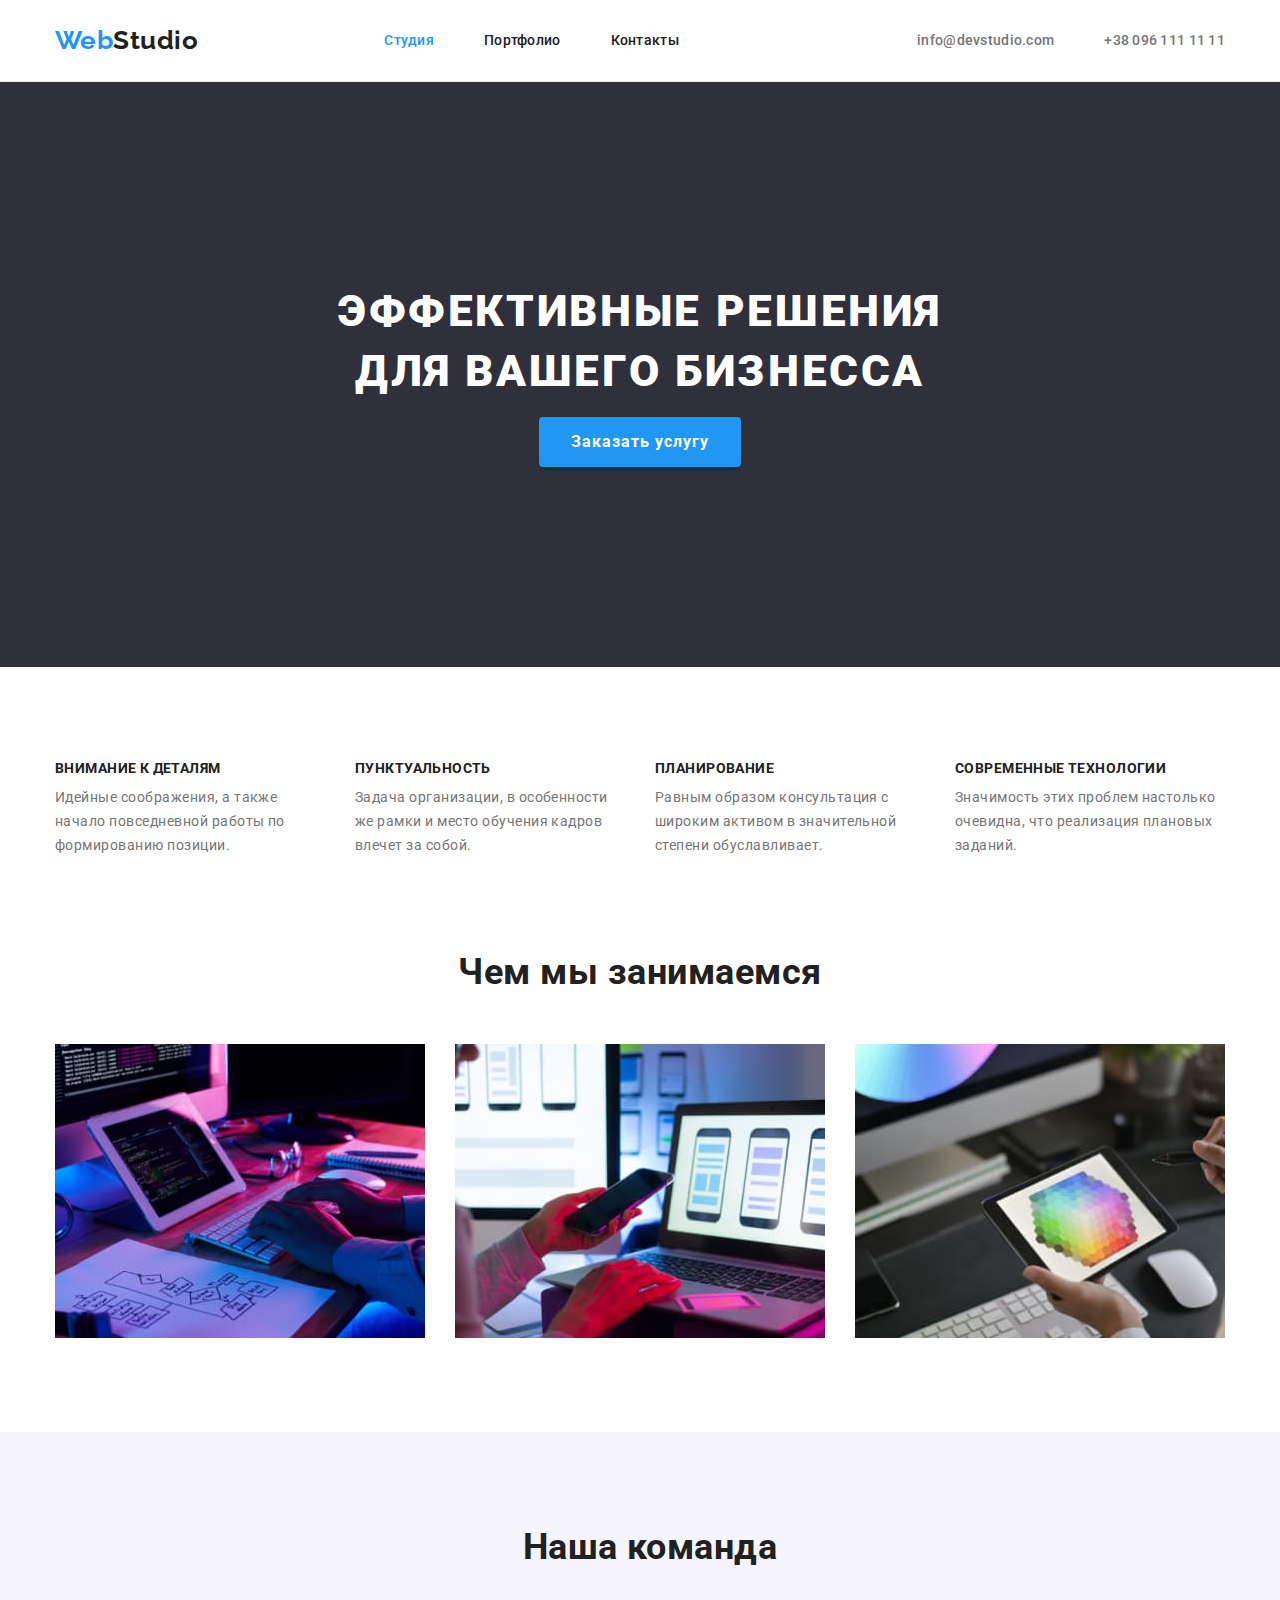
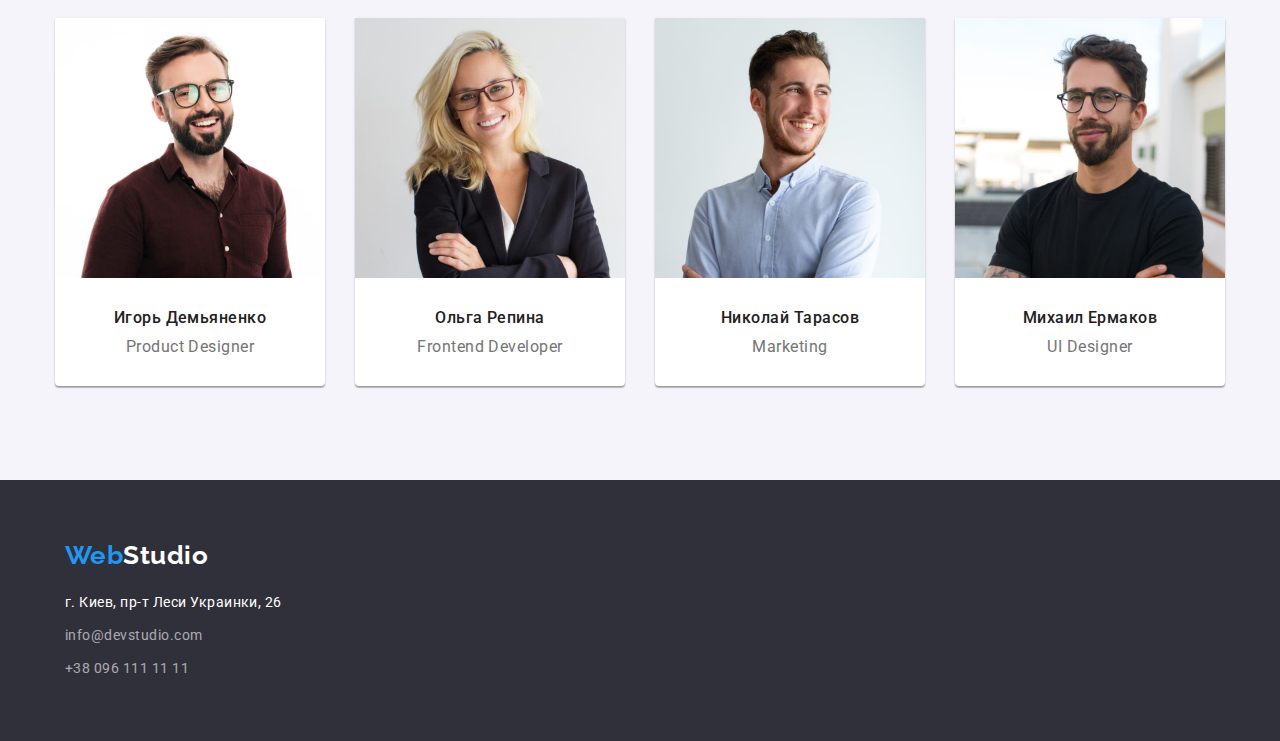
<file: index.html>
<!DOCTYPE html>
<html lang="ru">

<head>
  <meta charset="UTF-8" />
  <meta http-equiv="X-UA-Compatible" content="IE=edge" />
  <meta name="viewport" content="width=device-width, initial-scale=1.0" />
  <title>Студия</title>
  <link rel="preconnect" href="https://fonts.googleapis.com" />
  <link rel="preconnect" href="https://fonts.gstatic.com" crossorigin />
  <link href="https://fonts.googleapis.com/css2?family=Raleway:wght@700&family=Roboto:wght@400;500;700;900&display=swap"
    rel="stylesheet" />
  <link rel="stylesheet"
    href="https://cdnjs.cloudflare.com/ajax/libs/modern-normalize/1.0.0/modern-normalize.min.css" />
  <link rel="stylesheet" href="./css/styles.css" />
</head>

<body>
  <!--HEADER-->
  <header class="header">
    <div class="container logo-navigation">
      <nav class="logo-navigation">
        <a href="" lang="en" class="logo link">Web<span class="logo-accent">Studio</span> </a>

        <ul class="header-buttons">
          <li class="list header-menu-item">
            <a href="./index.html" class="link site-nav-text current">Студия</a>
          </li>
          <li class="list header-menu-item">
            <a href="./portfolio.html" class="link site-nav-text">Портфолио</a>
          </li>
          <li class="list header-menu-item">
            <a href="" class="link site-nav-text">Контакты</a>
          </li>
        </ul>
      </nav>
      <ul class="phone-navigation">
        <li class="list header-contact-item">
          <a href="mailto:info@devstudio.com" class="link site-contact">info@devstudio.com</a>
        </li>
        <li class="list header-contact-item">
          <a href="tel:+380961111111" class="link site-contact">+38 096 111 11 11</a>
        </li>
      </ul>
    </div>
  </header>
  <!--MAIN-->
  <main>
    <!--Main section-->
    <section class="hero-bg-temporary">
      <div class="container">
        <h1 class="hero-title">Эффективные решения для вашего бизнесса</h1>
        <button type="button" class="hero-button">Заказать услугу</button>
      </div>
    </section>
    <!--Firm quality section-->
    <section class="section">
      <div class="container">
        <h2 class="visually-hidden">Наши преимущества</h2>
        <ul class="advantages-items">
          <li class="list advantages-item">
            <h3 class="advantages-title">Внимание к деталям</h3>
            <p class="advantages-text">Идейные соображения, а также начало повседневной работы по формированию позиции.
            </p>
          </li>
          <li class="list advantages-item">
            <h3 class="advantages-title">Пунктуальность</h3>
            <p class="advantages-text">Задача организации, в особенности же рамки и место обучения кадров влечет за
              собой.</p>
          </li>
          <li class="list advantages-item">
            <h3 class="advantages-title">Планирование</h3>
            <p class="advantages-text">Равным образом консультация с широким активом в значительной степени
              обуславливает.</p>
          </li>
          <li class="list advantages-item">
            <h3 class="advantages-title">Современные технологии</h3>
            <p class="advantages-text">Значимость этих проблем настолько очевидна, что реализация плановых заданий.</p>
          </li>
        </ul>
      </div>
    </section>
    <!--Section direction of work-->
    <section class="section1">
      <div class="container">
        <h2 class="work-title-index">Чем мы занимаемся</h2>
        <ul class="work-ul">
          <li class="list work-item">
            <img src="./images/img.jpg" width="370" height="294" alt="Работаем с алгоритмами на пк">
          </li>
          <li class="list work-item">
            <img src="./images/img2.jpg" width="370" height="294" alt="Работаем с алгоритмами на смартфонах">
          </li>
          <li class="list work-item">
            <img src="./images/img3.jpg" width="370" height="294" alt="Работаем с графикой">
          </li>
        </ul>
      </div>
    </section>
    <!--Development team section-->
    <section class="section2">
      <div class="container">
        <h2 class="title team-title">Наша команда</h2>
        <ul class="photo-command">
          <li class="list photo-command-item">
            <img src="./images/img4.jpg" width="270" height="260" alt="Игорь Демьяненко">
            <div class="command-item-text">
              <h3 class="command-item-title">Игорь Демьяненко</h3>
              <p class="command-item-role" lang="en">Product Designer</p>
            </div>
          </li>
          <li class="list photo-command-item">
            <img src="./images/img5.jpg" width="270" height="260" alt="Ольга Репина">
            <div class="command-item-text">
              <h3 class="command-item-title">Ольга Репина</h3>
              <p class="command-item-role" lang="en">Frontend Developer</p>
            </div>
          </li>
          <li class="list photo-command-item">
            <img src="./images/img6.jpg" width="270" height="260" alt="Николай Тарасов">
            <div class="command-item-text">
              <h3 class="command-item-title">Николай Тарасов</h3>
              <p class="command-item-role" lang="en">Marketing</p>
            </div>
          </li>
          <li class="list photo-command-item">
            <img src="./images/img7.jpg" width="270" height="260" alt="Михаил Ермаков">
            <div class="command-item-text">
              <h3 class="command-item-title">Михаил Ермаков</h3>
              <p class="command-item-role" lang="en">UI Designer</p>
            </div>
          </li>
        </ul>
      </div>
    </section>
  </main>
  <!--FOOTER-->

  <footer class="footer">
    <div class="container">
      <div class="footer-navigation">
        <a href="" lang="en" class="footer-logo link">Web<span class="logo-accent-footer">Studio</span> </a>
        <address>
          <ul>
            <li class="footer-map list">г. Киев, пр-т Леси Украинки, 26</li>
            <li class="list footer-mail">
              <a href="mailto:info@devstudio.com" class="footer-contact link">info@devstudio.com</a>
            </li>
            <li class="list footer-phone">
              <a href="tel:+380961111111" class="footer-contact link">+38 096 111 11 11</a>
            </li>
          </ul>
        </address>
      </div>
  </footer>
</body>

</html>
</file>
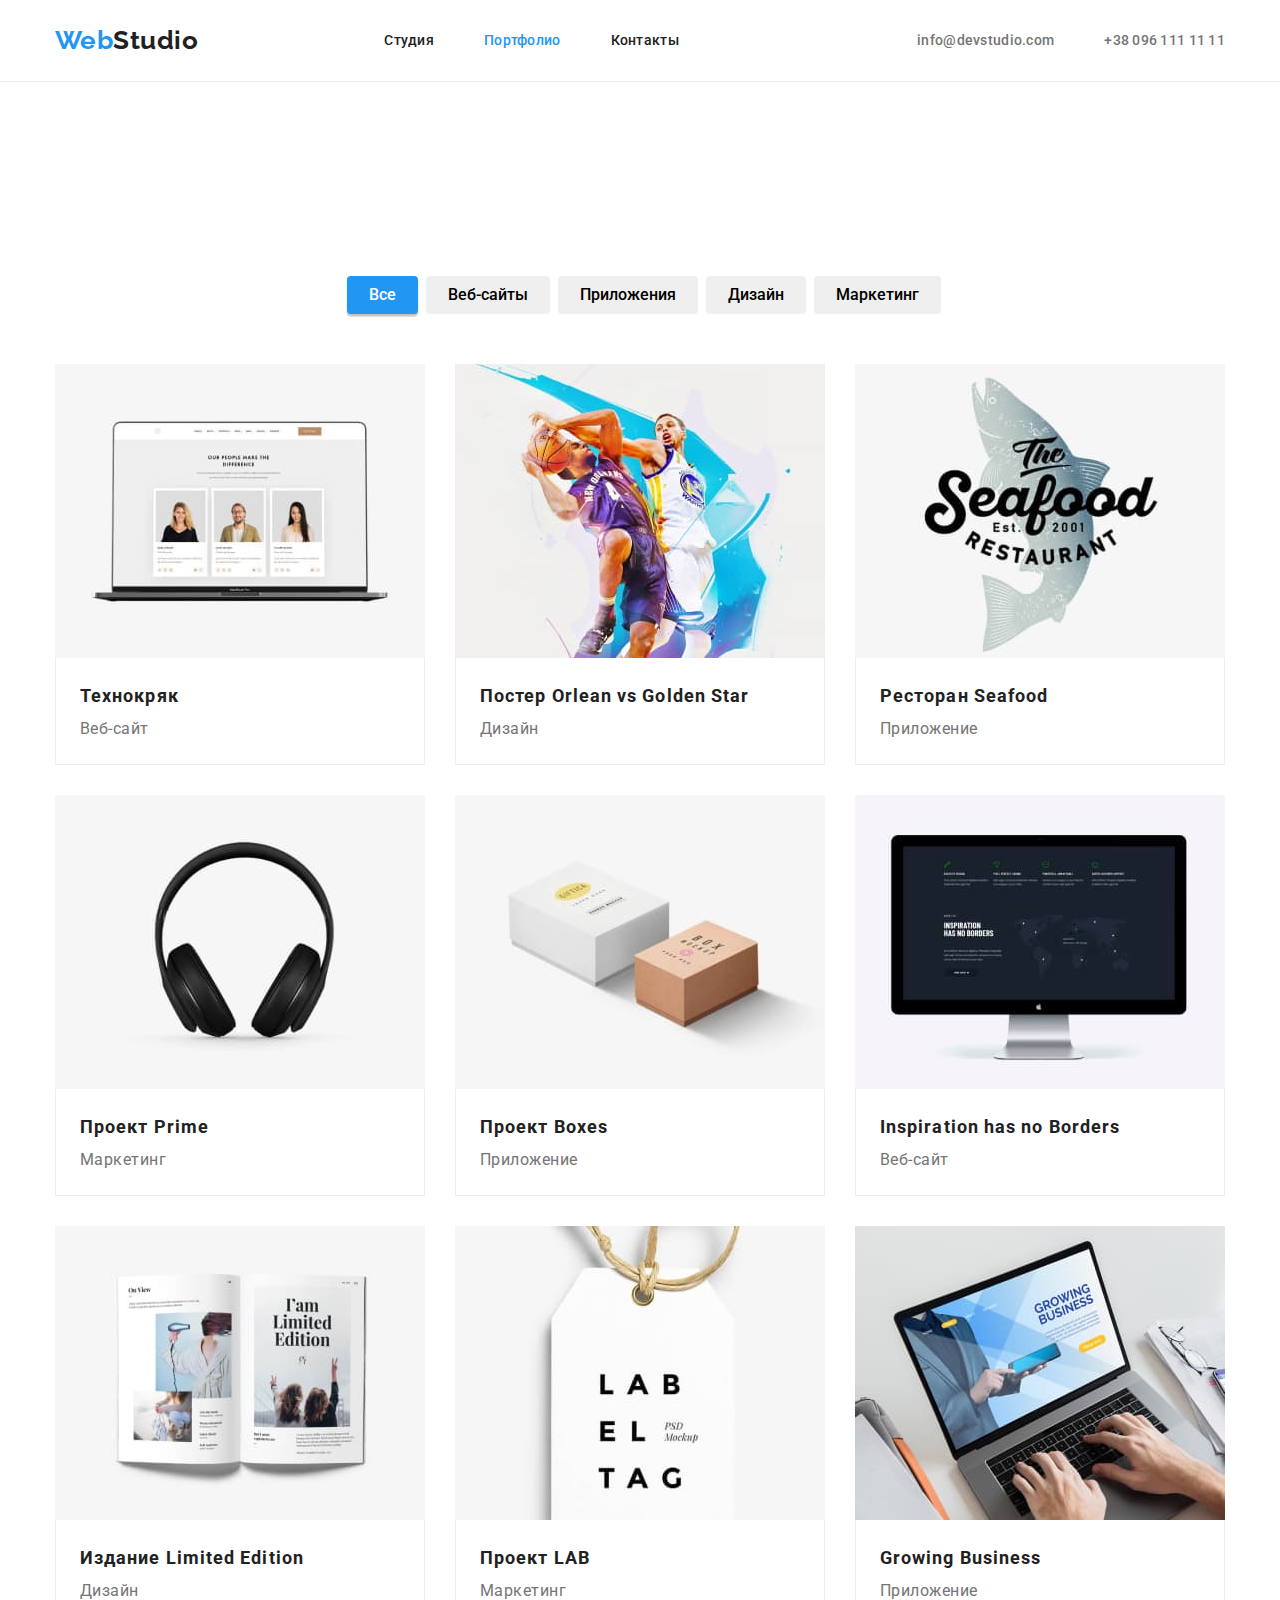
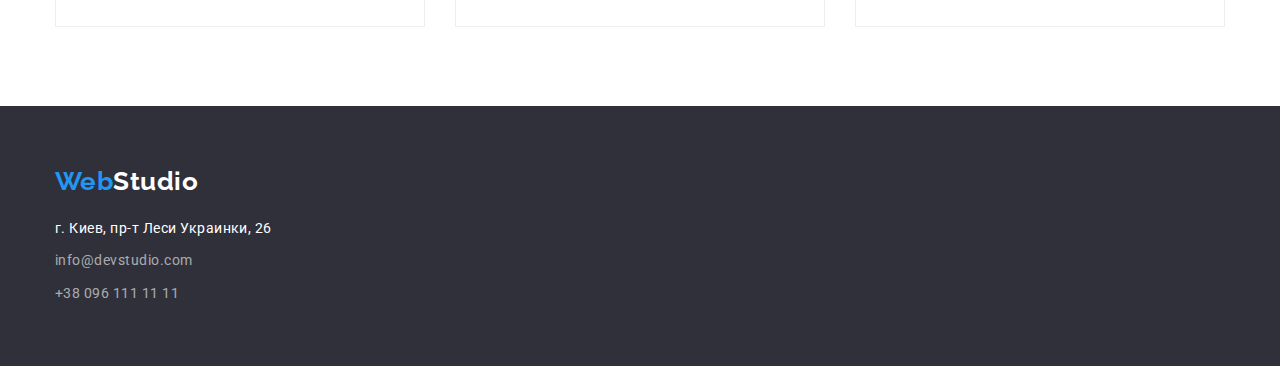
<file: portfolio.html>
<!DOCTYPE html>
<html lang="ru">

<head>
    <meta charset="UTF-8" />
    <meta http-equiv="X-UA-Compatible" content="IE=edge" />
    <meta name="viewport" content="width=device-width, initial-scale=1.0" />
    <title>WebStudio</title>
    <link rel="preconnect" href="https://fonts.googleapis.com" />
    <link rel="preconnect" href="https://fonts.gstatic.com" crossorigin />
    <link
        href="https://fonts.googleapis.com/css2?family=Raleway:wght@700&family=Roboto:wght@400;500;700;900&display=swap"
        rel="stylesheet" />
    <link rel="stylesheet" href="https://cdnjs.cloudflare.com/ajax/libs/modern-normalize/1.0.0/modern-normalize.min.css" />
    <link rel="stylesheet" href="./css/styles.css" />
</head>

<body>
    <header class="header">
      <div class="container logo-navigation">
        <nav class="logo-navigation">
            <a href="" lang="en" class="logo link">Web<span class="logo-accent">Studio</span> </a>

            <ul class="header-buttons">
                <li class="list header-menu-item">
                    <a href="./index.html" class="link site-nav-text">Студия</a>
                </li>
                <li class="list header-menu-item">
                    <a href="./portfolio.html" class="link site-nav-text current">Портфолио</a>
                </li>
                <li class="list header-menu-item">
                    <a href="" class="link site-nav-text">Контакты</a>
                </li>
            </ul>
        </nav>
        <ul class="phone-navigation">
            <li class="list header-contact-item">
                <a href="mailto:info@devstudio.com" class="link site-contact">info@devstudio.com</a>
            </li>
            <li class="list header-contact-item">
                <a href="tel:+380961111111" class="link site-contact">+38 096 111 11 11</a>
            </li>
        </ul>
      </div>
    </header>
    <main>
        <section class="section">
          <div class="container">
            <!--Скрытый заголовок-->
            <h1 class="visually-hidden">Виды работ</h1>
            <ul class="works-buttons">
                <li class="list work-button-li">
                    <button type="button" class="work-button button-current">Все</button>
                </li>
                <li class="list work-button-li">
                    <button type="button" class="work-button">Веб-сайты</button>
                </li>
                <li class="list work-button-li">
                    <button type="button" class="work-button">Приложения</button>
                </li>
                <li class="list work-button-li">
                    <button type="button" class="work-button">Дизайн</button>
                </li>
                <li class="list work-button-li">
                    <button type="button" class="work-button">Маркетинг</button>
                </li>
            </ul>

            
            <ul class="works-items">
                <li class="list works-item">
                    <a href="" class="link">
                        <img class="works-img" src="./images/img8.jpg" alt="дисплей" width="370" />
                        <div class="works-item-bottom">
                        <h2 class="works-title">Технокряк</h2>
                        <p class="works-text">Веб-сайт</p>
                        </div>
                    </a>
                </li>
                <li class="list works-item">
                    <a href="" class="link">
                        <img class="works-img" src="./images/img9.jpg" alt="постер баскетбол" width="370" />
                        <div class="works-item-bottom">
                        <h2 class="works-title">
                            Постер
                            <span lang="en">Orlean vs Golden Star</span>
                        </h2>
                        <p class="works-text">Дизайн</p>
                        </div>
                    </a>
                </li>
                <li class="list works-item">
                    <a href="" class="link">
                        <img class="works-img" src="./images/img10.jpg" alt="приложение ресторан морепродуктов" width="370" />
                        <div class="works-item-bottom">
                        <h2 class="works-title">
                            Ресторан
                            <span lang="en">Seafood</span>
                        </h2>
                        <p class="works-text">Приложение</p>
                        </div>
                    </a>
                </li>
                <li class="list works-item">
                    <a href="" class="link">
                        <img class="works-img" src="./images/img11.jpg" alt="проект прайм" width="370" />
                        <div class="works-item-bottom">
                        <h2 class="works-title">
                            Проект
                            <span lang="en">Prime</span>
                        </h2>
                        <p class="works-text">Маркетинг</p>
                        </div>
                    </a>
                </li>
                <li class="list works-item">
                    <a href="" class="link">
                        <img class="works-img" src="./images/img12.jpg" alt="проект коробка" width="370" />
                        <div class="works-item-bottom">
                        <h2 class="works-title">
                            Проект
                            <span lang="en">Boxes</span>
                        </h2>
                        <p class="works-text">Приложение</p>
                        </div>
                    </a>
                </li>
                <li class="list works-item">
                    <a href="" class="link">
                        <img class="works-img" src="./images/img13.jpg" alt="монитор" width="370" />
                        <div class="works-item-bottom">
                        <h2 class="works-title" lang="en">Inspiration has no Borders</h2>
                        <p class="works-text">Веб-сайт</p>
                        </div>
                    </a>
                </li>
                <li class="list works-item">
                    <a href="" class="link">
                        <img class="works-img" src="./images/img14.jpg" alt="издание" width="370" />
                        <div class="works-item-bottom">
                        <h2 class="works-title">
                            Издание
                            <span lang="en">Limited Edition</span>
                        </h2>
                        <p class="works-text">Дизайн</p>
                        </div>
                    </a>
                </li>
                <li class="list works-item">
                    <a href="" class="link">
                        <img class="works-img" src="./images/img15.jpg" alt="лейба проект" width="370" />
                        <div class="works-item-bottom">
                        <h2 class="works-title">
                            Проект
                            <span lang="en">LAB</span>
                        </h2>
                        <p class="works-text">Маркетинг</p>
                        </div>
                    </a>
                </li>
                <li class="list works-item">
                    <a href="" class="link">
                        <img class="works-img" src="./images/img16.jpg" alt="ноутбук" width="370" />
                        <div class="works-item-bottom">
                        <h2 class="works-title" lang="en">Growing Business</h2>
                        <p class="works-text">Приложение</p>
                        </div>
                    </a>
                </li>
            </ul>
            
          </div>
        </section>
    </main>
    <footer class="footer">
    <div class="container">
        <a href="" lang="en" class="footer-logo link">Web<span class="logo-accent-footer">Studio</span> </a>
        <address>
            <ul>
                <li class="footer-map list">г. Киев, пр-т Леси Украинки, 26</li>
                <li class="list footer-mail">
                    <a href="mailto:info@devstudio.com" class="footer-contact link">info@devstudio.com</a>
                </li>
                <li class="list footer-phone">
                    <a href="tel:+380961111111" class="footer-contact link">+38 096 111 11 11</a>
                </li>
            </ul>
        </address>
    </div>
    </footer>
</body>

</html>
</file>
<file: css/styles.css>
:root {
  --title-text-color: #212121;
  --primary-text-color: #757575;
  --primary-white-color: #ffffff;
  --accent-color: #2196f3;
  --accent-color-hover: #188ce8;
  --team-bg-color: #f5f4fa;
  --footer-bg-color: #2f303a;
  --temporary-bg-color: #2f303a;
}

/* Обнуление паддингов и марджинов */

p,
h1,
h2,
h3,
h4,
h5,
h6 {
  margin: 0;
}

.list {
  list-style: none;
  padding: 0;
  margin: 0;
}

img {
  display: block;
  max-width: 100%;
  height: auto;
}

ul {
  padding: 0;
  margin: 0;
}

/* Контейнер */

.container {

  width: 1200px;
  margin: 0 auto;
  padding-left: 15px;
  padding-right: 15px;
}
.header {
  margin: 0 auto;
  border-bottom: 1px solid #ececec;
}

.header-buttons {
  display: flex;
  align-items: center;
  margin-left: 93px;
}

.logo-navigation {
  display: flex;
  
  
}

.header-menu-item:first-child {
  margin-left: 93px;
}
.header-menu-item:not(:first-child) {
  margin-left: 50px;
}


.header-contact-item:first-child {
margin-right: 50px;
}

/* Основной блок */

.hero-bg-temporary {
  background-color: var(--temporary-bg-color);
  padding-top: 200px;
  padding-bottom: 200px;
  background-color: var(--temporary-bg-color);
  margin-left: auto;
  margin-right: auto;
  
   
}


.phone-navigation {
   display: flex;
   align-items: center;
   margin-left: auto;
}

body {
  font-family: Roboto, sans-serif;
  letter-spacing: 0.03em;

  color: var(--title-text-color);
  background-color: var(--primary-white-color);
}

/* All site */

.title {
  font-weight: 700;
  font-size: 36px;
  line-height: 1.17;
  text-align: center;
}

.link {
  text-decoration: none;
  
}

.list {
  list-style: none;
}

/* site-nav */

.logo {
  font-family: Raleway;
  font-size: 26px;
  font-weight: 700;
  line-height: 1.19;
  color: var(--accent-color);

  padding-top: 25px;
  padding-bottom: 25px;
}

.logo-accent {
  color: var(--title-text-color);
}

.logo-accent:hover {
  color: var(--accent-color);
}

.site-nav-text {
  font-size: 14px;
  font-weight: 500;
  line-height: 1.14;
  letter-spacing: 0.02em;
  color: var(--title-text-color);
  padding-top: 32px;
  padding-bottom: 32px;
  
}
.site-nav-text:hover,
.site-nav-text:focus {
  color: var(--accent-color);
}

.site-contact {
  font-size: 14px;
  font-weight: 500;
  line-height: 1.14;
  letter-spacing: 0.02em;
  color: var(--primary-text-color);
}

.site-contact:hover,
.site-contact:focus,
.current {
  color: var(--accent-color);
}

/* hero */

.hero-title {
  color: var(--primary-white-color);
  font-weight: 900;
  font-size: 44px;
  line-height: 1.36;
  text-align: center;
  letter-spacing: 0.06em;
  text-transform: uppercase;
  width: 696px;
  margin-left: auto;
  margin-right: auto;
}

.hero-button {
  font-family: Roboto, sans-serif;
  font-weight: 700;
  font-size: 16px;
  line-height: 1.87;
  letter-spacing: 0.06em;

  color: var(--primary-white-color);
  background-color: var(--accent-color);

  border: none;
  border-radius: 4px;
  box-shadow: 0px 4px 4px rgba(0, 0, 0, 0.15);

  display: block;
  padding: 10px 32px;
  
  margin-left: auto;
  margin-right:auto;
  margin-top: 15px;
  

}

.section {
 
 padding-bottom: 94px;
 padding-top: 94px;
}

.section1 {
  
  padding-bottom: 94px;
  
}

.section2 {
  background-color: #F5F4FA;
  padding-bottom: 94px;
  padding-top: 94px;
}



.hero-button:hover,
.hero-button:focus {
  background-color: var(--accent-color-hover);
}



/* advantages */

.advantages-items {
  display: flex;
  justify-content: center;
}

.advantages-item {
  width: 270px;
}
.advantages-item:not(:first-child) {
  margin-left: 30px;
}

.advantages-title {
  font-weight: 700;
  font-size: 14px;
  line-height: 1.14;
  letter-spacing: 0.03em;
  text-transform: uppercase;
  margin-bottom: 10px;
}
.advantages-text {
  font-size: 14px;
  line-height: 1.71;
  color: var(--primary-text-color);
}

/* WORK */

.work-ul {
  display: flex;
  justify-content: center;
}

.work-item:not(:first-child) {
margin-left: 30px;

}

.work-title-index {
  margin-bottom: 50px;
  font-weight: 700;
  font-size: 36px;
  text-align: center;

}

/* COMMAND */

.photo-command {
display: flex;
justify-content: center;
}


.photo-command-item:not(:first-child) {

margin-left: 30px;
}
.photo-command-item {

 height: 368px;
 background-color: var(--primary-white-color);
 box-shadow: 0px 1px 3px rgba(0, 0, 0, 0.12), 0px 1px 1px rgba(0, 0, 0, 0.14), 0px 2px 1px rgba(0, 0, 0, 0.2);
 border-radius: 0px 0px 4px 4px;
}

.command-item-text {
  padding: 30px 24px;
}


.command-item-title {
  font-weight: 500;
  font-size: 16px;
  line-height: 1.19;
  text-align: center;
  margin-top: 0;
  margin-bottom: 10px;
}


.command-item-role {

  font-size: 16px;
  line-height: 1.19;
  color: var(--primary-text-color);
  text-align: center;
  margin: 0;
}
/* TEAM */

.team {
  background-color: var(--team-bg-color);
}
.team-title {
 margin-bottom: 50px;
  font-weight: 700;
  font-size: 36px;
  text-align: center;
}

.team-role {
  font-size: 16px;
  line-height: 1.19;
  color: var(--primary-text-color);
}

/* footer */

.logo-accent-footer {
  color: var(--primary-white-color);
  
}

.logo-accent-footer:hover {
  color: var(--accent-color);
}

.footer {
  padding-top: 60px;
  padding-bottom: 60px;


  background-color: var(--footer-bg-color);

  margin: 0 auto;
  
}

.footer-navigation {
  margin-left: 10px;
}

.footer-map {
  font-size: 14px;
  line-height: 1.71;
  font-style: normal;
  color: var(--primary-white-color);
  margin-bottom: 9px;
}

.footer-contact {
  font-size: 14px;
  line-height: 1.71;
  font-style: normal;
  color: rgba(255, 255, 255, 0.6);
  margin-bottom: 9px;
}

.footer-logo {
  display: block;
  margin-bottom: 20px;

  font-family: Raleway;
  font-size: 26px;
  font-weight: 700;
  line-height: 1.19;
  color: var(--accent-color);
  
}



.footer-mail {
margin-bottom: 9px;}

.footer-map:hover,
.footer-map:focus,
.footer-contact:hover,
.footer-contact:focus {
  color: var(--accent-color);
}

.team-title {

  margin-left: 20px;
  
}

/* PORTPHOLIO */
/* Types of work */

.button-works {
  font-family: Roboto, sans-serif;
  font-weight: 500;
  font-size: 16px;
  line-height: 1.62;

  border: none;
  border-radius: 4px;
}

.button-current {
  color: var(--primary-white-color);
  background-color: var(--accent-color);
  box-shadow: 0px 3px 1px rgba(0, 0, 0, 0.1), 0px 1px 2px rgba(0, 0, 0, 0.08), 0px 2px 2px rgba(0, 0, 0, 0.12);
}

.button-works:hover,
.button-works:focus {
  color: var(--primary-white-color);
  background-color: var(--accent-color);

  cursor: pointer;
}

/* Our works */

.works-title {
  font-weight: 700;
  font-size: 18px;
  line-height: 2;
  letter-spacing: 0.06em;
  color: #212121;
}

.works-text {
  font-size: 16px;
  line-height: 1.87;
  color: var(--primary-text-color);
}

/* ПОРТФОЛИО */

.works-items {
  display: flex;
  flex-wrap: wrap;
  margin-right: -15px;
  margin-bottom: -15px;
}

.works-img {
  display: block;
}

.works-item {
  width: 370px;
  margin-right: 30px;
  margin-bottom: 30px;

  background-color: var(--primary-white-color);
}

.works-item:nth-child(3n) {
  margin-right: 0px;
}
.works-item:nth-last-child(-n + 3) {
  margin-bottom: 0px;
}


.works-container {
  width: 1200px;
  padding-left: -15px;
  padding-right: -15px;
  margin-top: -15px;
  margin-right: auto;
  margin-left: auto;
}

.works-item-bottom {
  padding: 20px 24px;

  border-right: 1px solid #eeeeee;
  border-bottom: 1px solid #eeeeee;
  border-left: 1px solid #eeeeee;
}

.visually-hidden {
  position: absolute;
  width: 1px;
  height: 1px;
  margin: -1px;
  border: 0;
  padding: 0;
  white-space: nowrap;
  clip-path: inset(100%);
  clip: rect(0 0 0 0);
  overflow: hidden;
}

.work-button-li {
  margin-left: 8px;
}

.work-button {
  padding: 6px 22px;

  font-family: Roboto, sans-serif;
  font-weight: 500;
  font-size: 16px;
  line-height: 1.62;

  border: none;
  border-radius: 4px;
}
.works-buttons {
  display: flex;
  justify-content: center;
  margin-bottom: 50px;

  padding-top: 100px;
}

.header {
  max-width: 1600px;
  margin: 0 auto;
  border-bottom: 1px solid #ececec;
}
</file>
